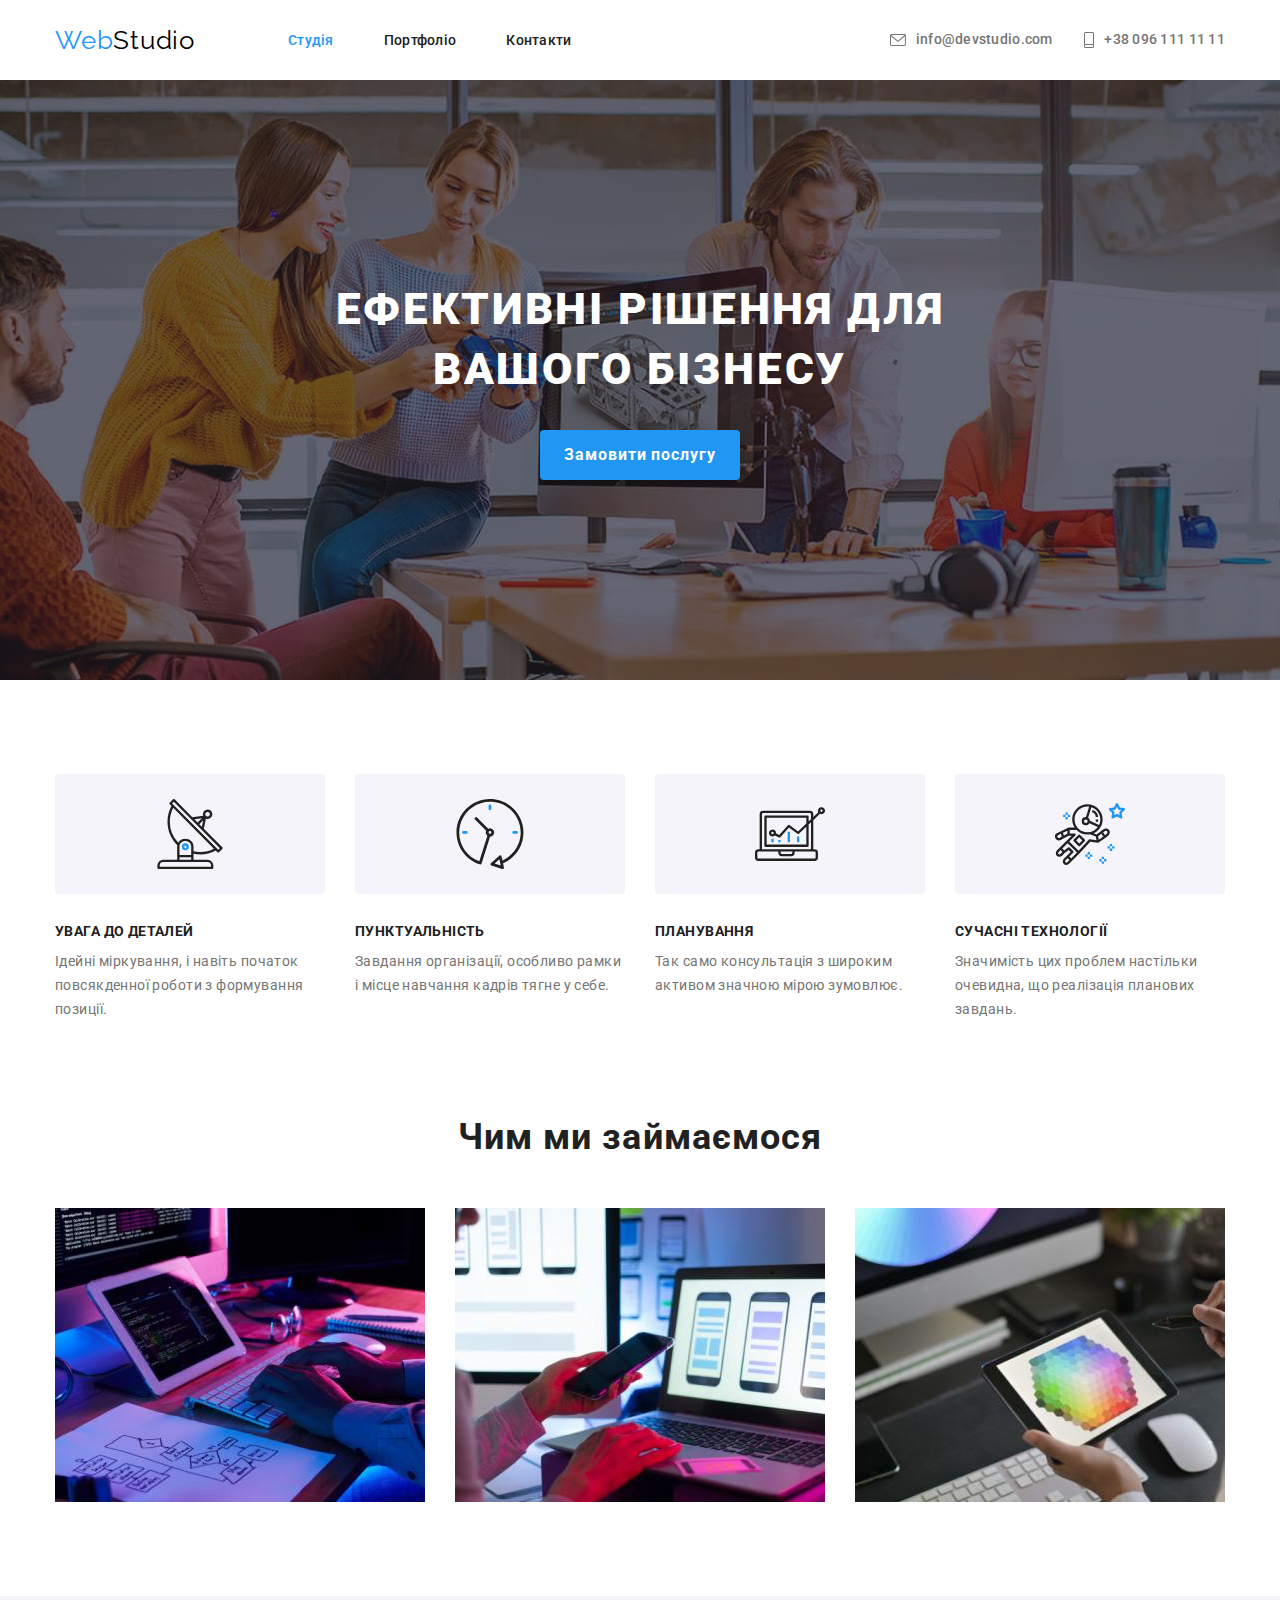
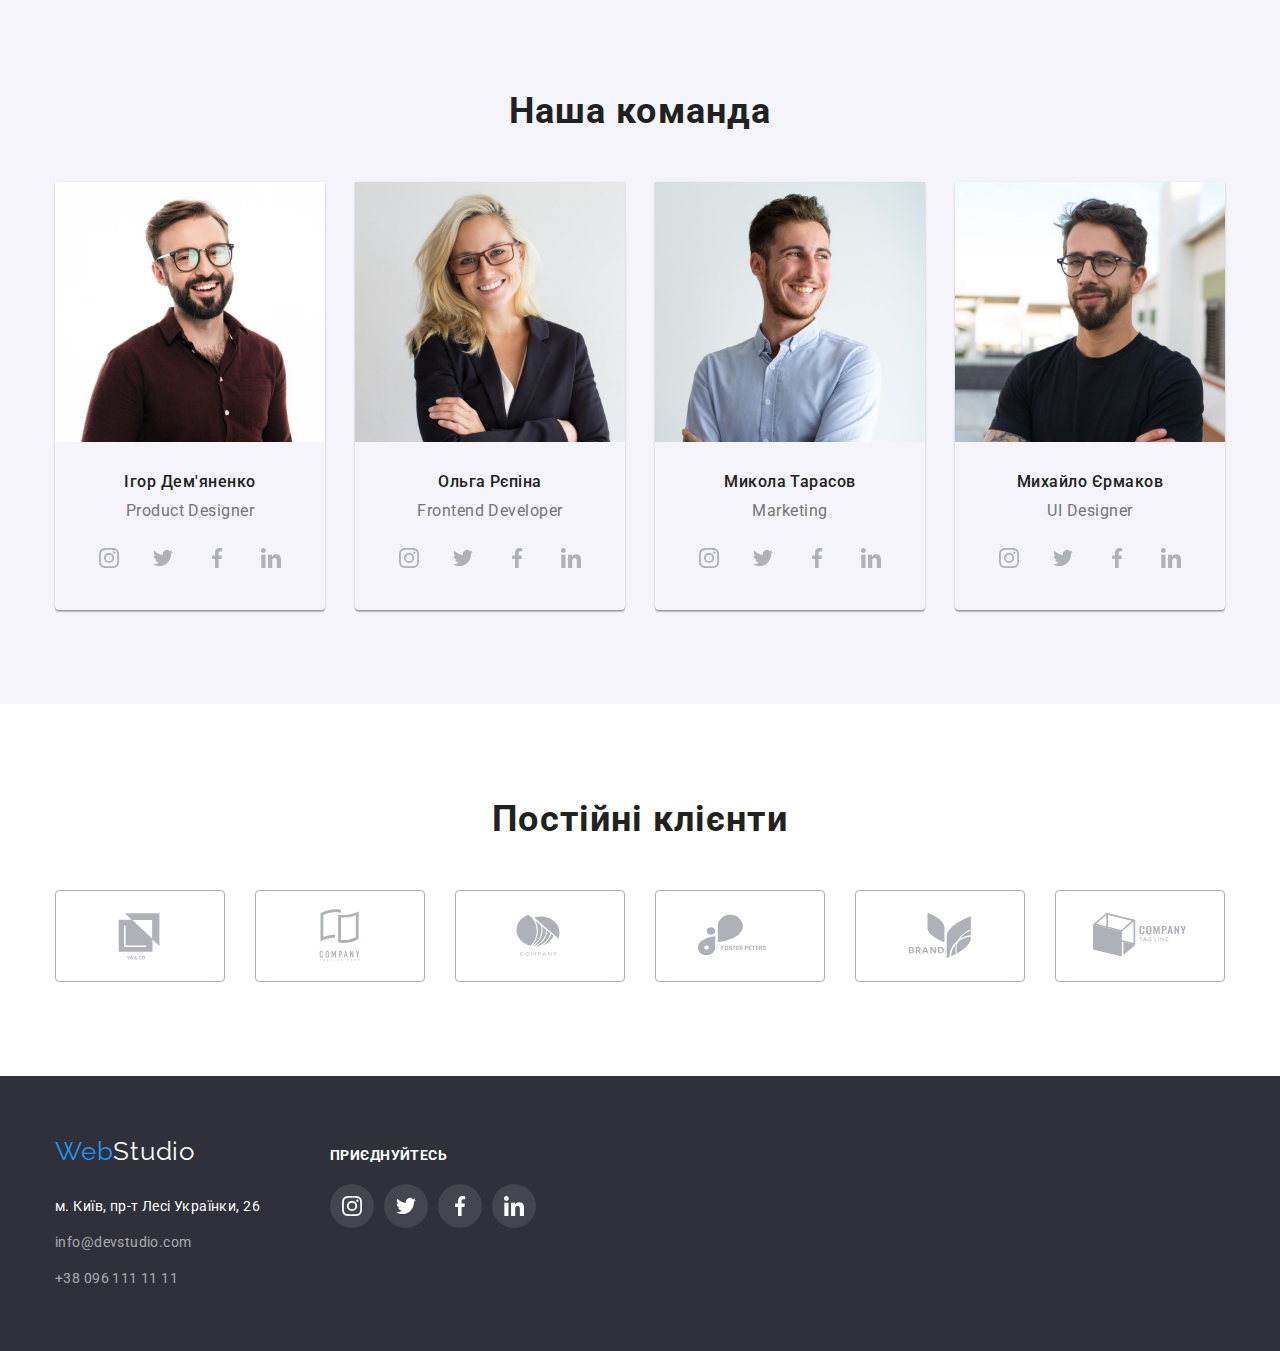
<file: index.html>
<!DOCTYPE html>
<html lang="uk">
<head>
    <meta charset="UTF-8">
    <meta http-equiv="X-UA-Compatible" content="IE=edge">
    <meta name="viewport" content="width=device-width, initial-scale=1.0">
    <title>Студія</title>
    <link rel="preconnect" href="https://fonts.googleapis.com">
    <link rel="preconnect" href="https://fonts.gstatic.com" crossorigin>
    <link href="https://fonts.googleapis.com/css2?family=Raleway:wght@700&family=Roboto:wght@400;500;700;900&display=swap"
        rel="stylesheet">
    <link rel="stylesheet" href="https://cdnjs.cloudflare.com/ajax/libs/modern-normalize/1.1.0/modern-normalize.min.css">
    <link rel="stylesheet" href="./css/styles.css">
</head>
<body>
    <header class="header-section">
        <div class="container header-box">
        <nav class="header-nav">
        <a href="#" class="header-logo link"><span class="accent">Web</span>Studio</a>
        <ul class="site-nav">
            <li class="item-nav"><a href="#" class="header-link link current">Студія</a></li>
            <li class="item-nav"><a href="./portfolio.html" class="header-link link">Портфоліо</a></li>
            <li class="item-nav"><a href="#" class="header-link link">Контакти</a></li>
        </ul>
        </nav>
        <ul class="auth-nav">
            <li class="item-auth"><a href="mailto:info@devstudio.com" class="heager-mail link">
                <svg width="16" height="12" class="mail-icon">
                    <use href="./images/icons.svg#icon-envelope"></use>
                </svg>
                info@devstudio.com</a></li>
            <li class="item-auth"><a href="tel:+380961111111" class="header-tel link">
                <svg width="10" height="16" class="tel-icon">
                    <use href="./images/icons.svg#icon-Vector"></use>
                </svg>
                +38 096 111 11 11</a></li>
        </ul>
        </div>
    </header>

    <main>
        <section class="head">
            <h1 class="title">ЕФЕКТИВНІ РІШЕННЯ ДЛЯ <br> ВАШОГО БІЗНЕСУ</h1>
            <button class="head-btn" type="button">Замовити послугу</button>
        </section>
        <section class="section no-padding">
            <div class="container">
            <h2 class="visually-hidden">Особливоті</h2>
            <ul class="feature-list">
                <li class="item-text">
                    <div class="feature-card">
                        <svg width="70" height="70">
                            <use href="./images/icons.svg#icon-card1"></use>
                        </svg>
                    </div>
                    <h3 class="little-title">УВАГА ДО ДЕТАЛЕЙ</h3>
                    <p class="text">Ідейні міркування, і навіть початок повсякденної роботи з формування позиції.</p>
                </li>
                <li class="item-text">
                    <div class="feature-card">
                        <svg width="70" height="70">
                            <use href="./images/icons.svg#icon-card2"></use>
                        </svg>
                    </div>
                    <h3 class="little-title">ПУНКТУАЛЬНІСТЬ</h3>
                    <p class="text">Завдання організації, особливо рамки і місце навчання кадрів тягне у себе.</p>
                </li>
                <li class="item-text">
                    <div class="feature-card">
                        <svg width="70" height="70">
                            <use href="./images/icons.svg#icon-card3"></use>
                        </svg>
                    </div>
                    <h3 class="little-title">ПЛАНУВАННЯ</h3>
                    <p class="text">Так само консультація з широким активом значною мірою зумовлює.</p>
                </li>
                <li class="item-text">
                    <div class="feature-card">
                        <svg width="70" height="70">
                            <use href="./images/icons.svg#icon-card4"></use>
                        </svg>
                    </div>
                    <h3 class="little-title">СУЧАСНІ ТЕХНОЛОГІЇ</h3>
                    <p class="text">Значимість цих проблем настільки очевидна, що реалізація планових завдань.</p>
                </li>
            </ul>
            </div>
        </section>
        <section class="section">
            <div class="container">
         <h2 class="secondary-title">Чим ми займаємося</h2>  
          <ul class="visual-list">
            <li class="item-img"><img src="./images/box1.jpg" alt="десктопні додатки" width="370" height="294"></li>
            <li class="item-img"><img src="./images/box2.jpg" alt="мобільні додатки" width="370" height="294"></li>
            <li class="item-img"><img src="./images/box3.jpg" alt="дизайнерські рішення" width="370" height="294"></li>
          </ul>
        </div>
        </section>
        <section class="team section">
            <div class="container">
        <h2 class="secondary-title">Наша команда</h2>
         <ul class="team-list">
            <li class="item-name">
                <img src="./images/foto1.jpg" alt="Ігор Дем'яненко" width="270" height="260">
                <div class="name-content">
                <h3 class="name-title">Ігор Дем'яненко</h3>
                <p class="major-text">Product Designer</p>
                <ul class="soc-list">
                    <li class="soc-item"><a href="#" class="soc-link link">
                        <svg width="20" height="20" class="soc-icons">
                            <use href="./images/icons.svg#icon-instagram"></use>
                        </svg>
                    </a></li>
                    <li class="soc-item"><a href="#" class="soc-link link">
                        <svg width="20" height="20" class="soc-icons">
                            <use href="./images/icons.svg#icon-twitter"></use>
                        </svg>
                    </a></li>
                    <li class="soc-item"><a href="#" class="soc-link link">
                        <svg width="20" height="20" class="soc-icons">
                            <use href="./images/icons.svg#icon-facebook"></use>
                        </svg>
                    </a></li>
                    <li class="soc-item"><a href="#" class="soc-link link">
                        <svg width="20" height="20" class="soc-icons">
                            <use href="./images/icons.svg#icon-linkedin"></use>
                        </svg>
                    </a></li>
                </ul>
                </div>
            </li>
            <li class="item-name">
                <img src="./images/foto2.jpg" alt="Ольга Рєпіна" width="270" height="260">
                <div class="name-content">
                <h3 class="name-title">Ольга Рєпіна</h3>
                <p class="major-text">Frontend Developer</p>
                <ul class="soc-list">
                    <li class="soc-item"><a href="#" class="soc-link link">
                            <svg width="20" height="20" class="soc-icons">
                                <use href="./images/icons.svg#icon-instagram"></use>
                            </svg>
                        </a></li>
                    <li class="soc-item"><a href="#" class="soc-link link">
                            <svg width="20" height="20" class="soc-icons">
                                <use href="./images/icons.svg#icon-twitter"></use>
                            </svg>
                        </a></li>
                    <li class="soc-item"><a href="#" class="soc-link link">
                            <svg width="20" height="20" class="soc-icons">
                                <use href="./images/icons.svg#icon-facebook"></use>
                            </svg>
                        </a></li>
                    <li class="soc-item"><a href="#" class="soc-link link">
                            <svg width="20" height="20" class="soc-icons">
                                <use href="./images/icons.svg#icon-linkedin"></use>
                            </svg>
                        </a></li>
                </ul>
                </div>
            </li>
            <li class="item-name">
                <img src="./images/foto3.jpg" alt="Микола Тарасов" width="270" height="260">
                <div class="name-content">
                <h3 class="name-title">Микола Тарасов</h3>
                <p class="major-text">Marketing</p>
                <ul class="soc-list">
                    <li class="soc-item"><a href="#" class="soc-link link">
                            <svg width="20" height="20" class="soc-icons">
                                <use href="./images/icons.svg#icon-instagram"></use>
                            </svg>
                        </a></li>
                    <li class="soc-item"><a href="#" class="soc-link link">
                            <svg width="20" height="20" class="soc-icons">
                                <use href="./images/icons.svg#icon-twitter"></use>
                            </svg>
                        </a></li>
                    <li class="soc-item"><a href="#" class="soc-link link">
                            <svg width="20" height="20" class="soc-icons">
                                <use href="./images/icons.svg#icon-facebook"></use>
                            </svg>
                        </a></li>
                    <li class="soc-item"><a href="#" class="soc-link link">
                            <svg width="20" height="20" class="soc-icons">
                                <use href="./images/icons.svg#icon-linkedin"></use>
                            </svg>
                        </a></li>
                </ul>
                </div>
            </li>
            <li class="item-name">
                <img src="./images/foto4.jpg" alt="Михайло Єрмаков" width="270" height="260">
                <div class="name-content">
                <h3 class="name-title">Михайло Єрмаков</h3>
                <p class="major-text">UI Designer</p>
                <ul class="soc-list">
                    <li class="soc-item"><a href="#" class="soc-link link">
                            <svg width="20" height="20" class="soc-icons">
                                <use href="./images/icons.svg#icon-instagram"></use>
                            </svg>
                        </a></li>
                    <li class="soc-item"><a href="#" class="soc-link link">
                            <svg width="20" height="20" class="soc-icons">
                                <use href="./images/icons.svg#icon-twitter"></use>
                            </svg>
                        </a></li>
                    <li class="soc-item"><a href="#" class="soc-link link">
                            <svg width="20" height="20" class="soc-icons">
                                <use href="./images/icons.svg#icon-facebook"></use>
                            </svg>
                        </a></li>
                    <li class="soc-item"><a href="#" class="soc-link link">
                            <svg width="20" height="20" class="soc-icons">
                                <use href="./images/icons.svg#icon-linkedin"></use>
                            </svg>
                        </a></li>
                </ul>
                </div>
            </li>
         </ul>
        </div>
        </section>
        <section class="clients section">
            <div class="container">
            <h2 class="secondary-title">Постійні клієнти</h2>
            <ul class="clients-list">
                <li class="clients-item"><a href="#" class="clients-link link">
                    <svg width="106" height="60" class="clients-icons">
                        <use href="./images/icons.svg#icon-Logo1"></use>
                    </svg>
                </a></li>
                <li class="clients-item"><a href="#" class="clients-link link">
                    <svg width="106" height="60" class="clients-icons">
                        <use href="./images/icons.svg#icon-Logo2"></use>
                    </svg>
                </a></li>
                <li class="clients-item"><a href="#" class="clients-link link">
                    <svg width="106" height="60" class="clients-icons">
                        <use href="./images/icons.svg#icon-Logo3"></use>
                    </svg>
                </a></li>
                <li class="clients-item"><a href="#" class="clients-link link">
                    <svg width="106" height="60" class="clients-icons">
                        <use href="./images/icons.svg#icon-Logo4"></use>
                    </svg>
                </a></li>
                <li class="clients-item"><a href="#" class="clients-link link">
                    <svg width="106" height="60" class="clients-icons">
                        <use href="./images/icons.svg#icon-Logo5"></use>
                    </svg>
                </a></li>
                <li class="clients-item"><a href="#" class="clients-link link">
                    <svg width="106" height="60" class="clients-icons">
                        <use href="./images/icons.svg#icon-Logo6"></use>
                    </svg>
                </a></li>
            </ul>
            </div>
        </section>
    </main>
    <footer class="page-footer">
        <div class="container footer-position">
            <div class="footer-nav">
        <a href="#" class="footer-logo link"><span class="accent">Web</span>Studio</a>
        <address class="footer-info">
            <ul class="list-address">
                <li><a href="https://goo.gl/maps/q8VHC99o34qYa7t8A" target="_blank" class="footer-address link">м. Київ, пр-т Лесі Українки, 26</a></li>
                <li><a href="mailto:info@devstudio.com" class="footer-mail link">info@devstudio.com</a></li>
                <li><a href="tel:+380961111111" class="footer-tel link">+38 096 111 11 11</a></li>
            </ul>
        </address> 
        </div>
        <div class="footer-soc">
            <p class="footer-text">приєднуйтесь</p>
            <ul class="footer-soc-list">
    <li class="soc-item"><a href="#" class="footer-soc-link link">
            <svg width="20" height="20" class="soc-icons">
                <use href="./images/icons.svg#icon-instagram"></use>
            </svg>
        </a></li>
    <li class="soc-item"><a href="#" class="footer-soc-link link">
            <svg width="20" height="20" class="soc-icons">
                <use href="./images/icons.svg#icon-twitter"></use>
            </svg>
        </a></li>
    <li class="soc-item"><a href="#" class="footer-soc-link link">
            <svg width="20" height="20" class="soc-icons">
                <use href="./images/icons.svg#icon-facebook"></use>
            </svg>
        </a></li>
    <li class="soc-item"><a href="#" class="footer-soc-link link">
            <svg width="20" height="20" class="soc-icons">
                <use href="./images/icons.svg#icon-linkedin"></use>
            </svg>
        </a></li>
            </ul>
        </div>
        </div>
    </footer>
</body>
</html>
</file>
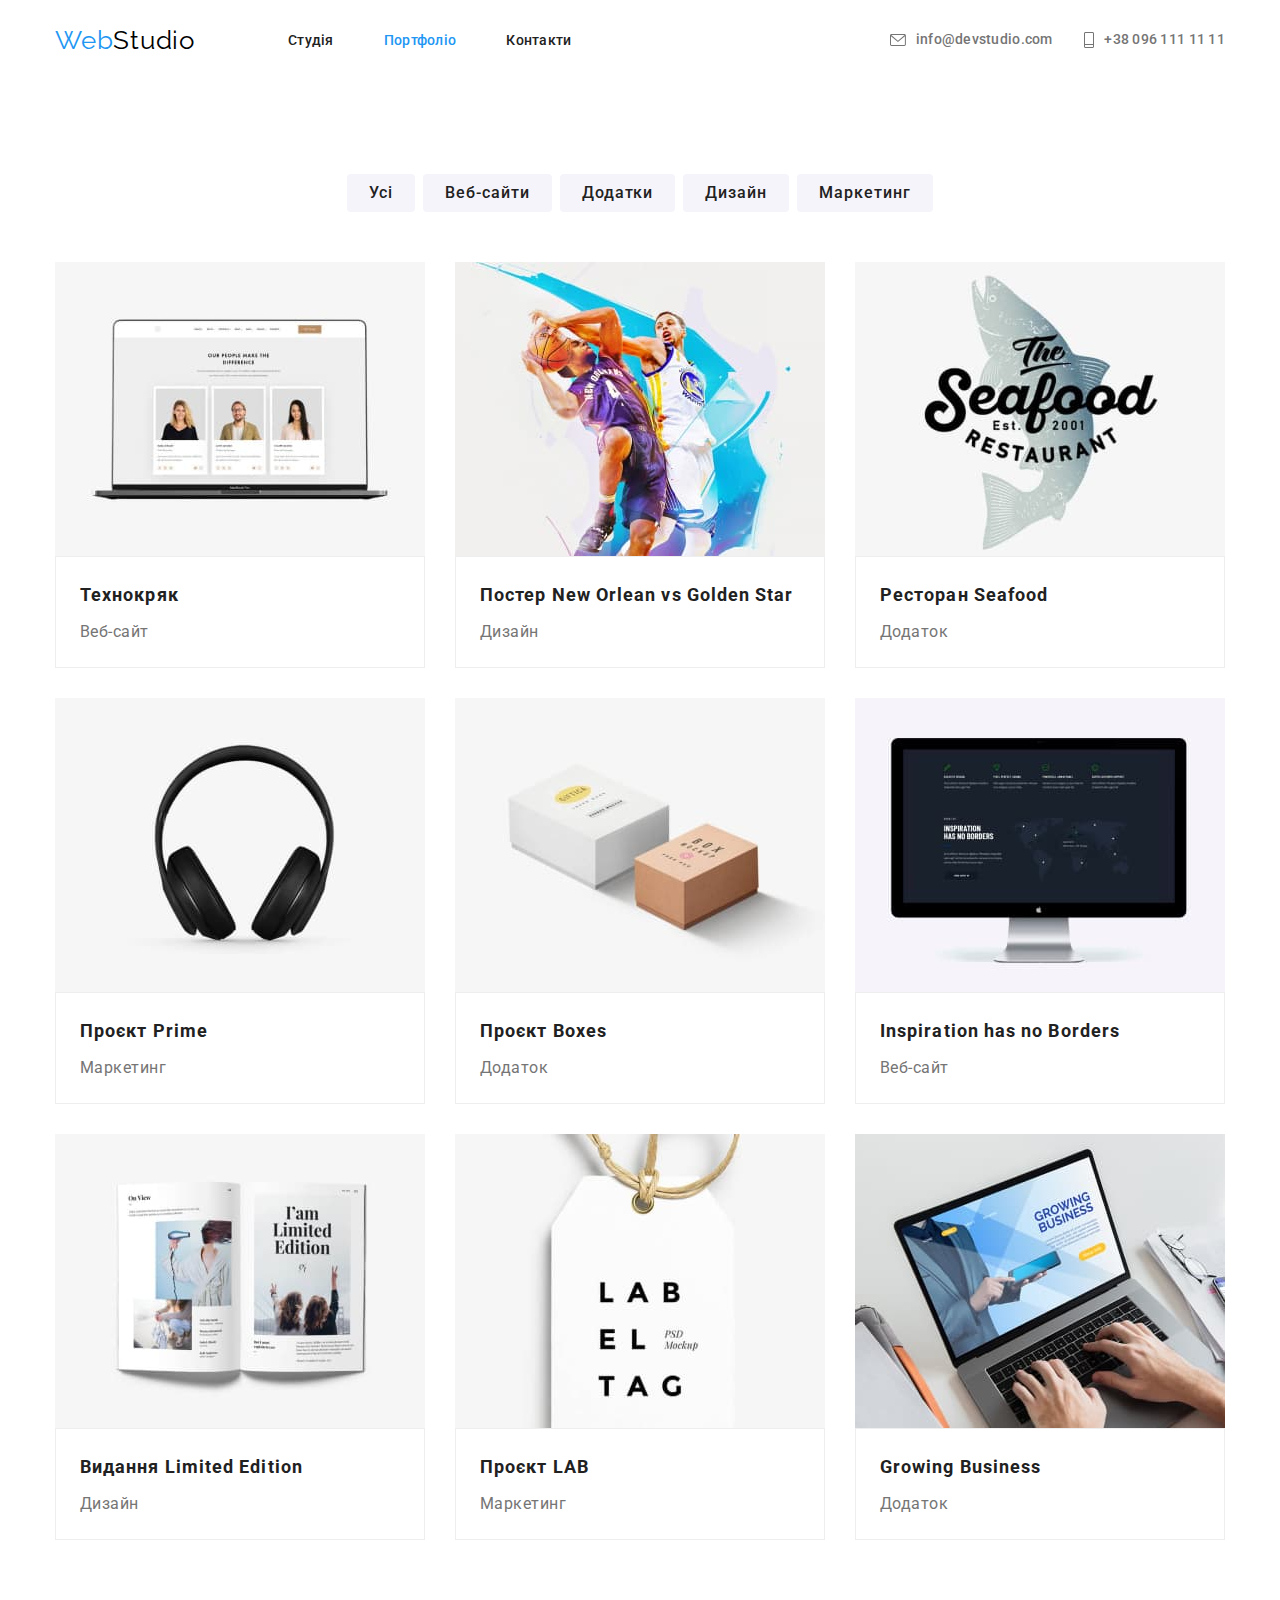
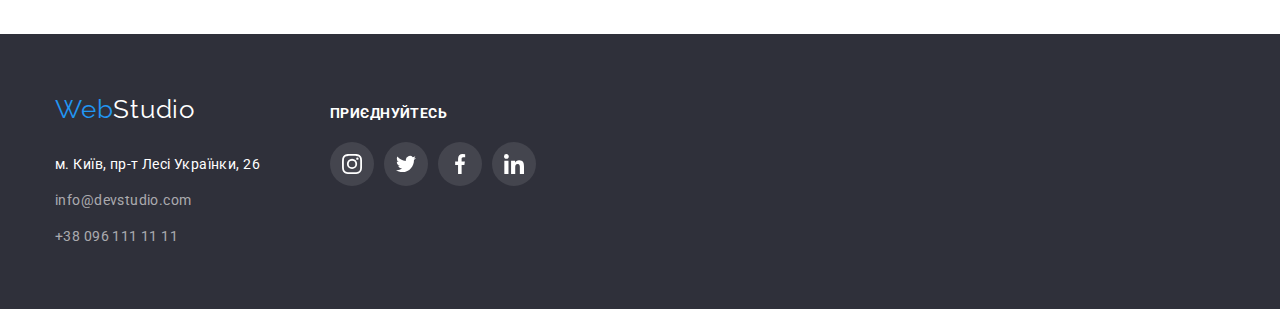
<file: portfolio.html>
<!DOCTYPE html>
<html lang="uk">

<head>
    <meta charset="UTF-8">
    <meta http-equiv="X-UA-Compatible" content="IE=edge">
    <meta name="viewport" content="width=device-width, initial-scale=1.0">
    <title>Портфоліо</title>
    <link rel="preconnect" href="https://fonts.googleapis.com">
    <link rel="preconnect" href="https://fonts.gstatic.com" crossorigin>
    <link href="https://fonts.googleapis.com/css2?family=Raleway:wght@700&family=Roboto:wght@400;500;700;900&display=swap"
        rel="stylesheet">
    <link rel="stylesheet" href="https://cdnjs.cloudflare.com/ajax/libs/modern-normalize/1.1.0/modern-normalize.min.css">
    <link rel="stylesheet" href="./css/styles.css">
</head>

<body>
    <header class="header-section">
        <div class="container header-box">
        <nav class="header-nav">
            <a href="#" class="header-logo link"><span class="accent">Web</span>Studio</a>
            <ul class="site-nav">
                <li class="item-nav"><a href="./index.html" class="header-link link">Студія</a></li>
                <li class="item-nav"><a href="#" class="header-link link current">Портфоліо</a></li>
                <li class="item-nav"><a href="#" class="header-link link">Контакти</a></li>
            </ul>
        </nav>
        <ul class="auth-nav">
            <li class="item-auth"><a href="mailto:info@devstudio.com" class="heager-mail link">
                    <svg width="16" height="12" class="mail-icon">
                        <use href="./images/icons.svg#icon-envelope"></use>
                    </svg>
                    info@devstudio.com</a></li>
            <li class="item-auth"><a href="tel:+380961111111" class="header-tel link">
                    <svg width="10" height="16" class="tel-icon">
                        <use href="./images/icons.svg#icon-Vector"></use>
                    </svg>
                    +38 096 111 11 11</a></li>
        </ul>
        </div>
    </header>

    <main>
    <section class="section">
        <div class="container">
    <h1 class="visually-hidden">Портфоліо</h1>
    <ul class="visually-list">
        <li class="list-btn">
            <button class="filter-btn" type="button">Усі</button>
        </li>
        <li class="list-btn">
            <button class="filter-btn" type="button">Веб-сайти</button>
        </li>
        <li class="list-btn">
            <button class="filter-btn" type="button">Додатки</button>
        </li>
        <li class="list-btn">
            <button class="filter-btn" type="button">Дизайн</button>
        </li>
        <li class="list-btn">
            <button class="filter-btn" type="button">Маркетинг</button>
        </li>
    </ul>
    <ul class="foto-list">
        <li class="item-foto">
            <a href="#" class="foto-link link">
            <img src="./images/project_1.jpg" alt="Технокряк" width="370" height="294">
            </a>
            <div class="card-content">
                <h2 class="foto-title">Технокряк</h2>
                <p class="foto-text">Веб-сайт</p>
            </div>
        </li>
        <li class="item-foto">
            <a href="#" class=" foto-link link">
            <img src="./images/project_2.jpg" alt="Постер New Orlean vs Golden Star" width="370" height="294">
            </a>
            <div class="card-content">
                <h2 class="foto-title">Постер New Orlean vs Golden Star</h2>
                <p class="foto-text">Дизайн</p>
            </div>
        </li>
        <li class="item-foto">
            <a href="#" class="foto-link link">
            <img src="./images/project_3.jpg" alt="Ресторан Seafood" width="370" height="294">
            </a>
            <div class="card-content">
                <h2 class="foto-title">Ресторан Seafood</h2>
                <p class="foto-text">Додаток</p>
            </div>
        </li>
        <li class="item-foto">
            <a href="#" class="foto-link link">
            <img src="./images/project_4.jpg" alt="Проєкт Prime" width="370" height="294">
            </a>
            <div class="card-content">
                <h2 class="foto-title">Проєкт Prime</h2>
                <p class="foto-text">Маркетинг</p>
            </div>
        </li>
        <li class="item-foto">
            <a href="#" class="foto-link link">
            <img src="./images/project_5.jpg" alt="Проєкт Boxes" width="370" height="294">
            </a>
            <div class="card-content">
                <h2 class="foto-title">Проєкт Boxes</h2>
                <p class="foto-text">Додаток</p>
            </div>
        </li>
        <li class="item-foto">
            <a href="#" class="foto-link link">
            <img src="./images/project_6.jpg" alt="Inspiration has no Borders" width="370" height="294">
            </a>
            <div class="card-content">
                <h2 class="foto-title">Inspiration has no Borders</h2>
                <p class="foto-text">Веб-сайт</p>
            </div>
        </li>
        <li class="item-foto">
            <a href="#" class="foto-link link">
            <img src="./images/project_7.jpg" alt="Видання Limited Edition" width="370" height="294">
            </a>
            <div class="card-content">
                <h2 class="foto-title">Видання Limited Edition</h2>
                <p class="foto-text">Дизайн</p>
            </div>
        </li>
        <li class="item-foto">
            <a href="#" class="foto-link link">
            <img src="./images/project_8.jpg" alt="Проєкт LAB" width="370" height="294">
            </a>
            <div class="card-content">
                <h2 class="foto-title">Проєкт LAB</h2>
                <p class="foto-text">Маркетинг</p>
            </div>
        </li>
        <li class="item-foto">
            <a href="#" class="foto-link link">
            <img src="./images/project_9.jpg" alt="Growing Business" width="370" height="294">
            </a>
            <div class="card-content">
                <h2 class="foto-title">Growing Business</h2>
                <p class="foto-text">Додаток</p>
            </div>
        </li>
    </ul>
    </div>
    </section>
    </main>
    <footer class="page-footer">
        <div class="container footer-position">
            <div class="footer-nav">
                <a href="#" class="footer-logo link"><span class="accent">Web</span>Studio</a>
                <address class="footer-info">
                    <ul class="list-address">
                        <li><a href="https://goo.gl/maps/q8VHC99o34qYa7t8A" target="_blank" class="footer-address link">м.
                                Київ, пр-т Лесі Українки, 26</a></li>
                        <li><a href="mailto:info@devstudio.com" class="footer-mail link">info@devstudio.com</a></li>
                        <li><a href="tel:+380961111111" class="footer-tel link">+38 096 111 11 11</a></li>
                    </ul>
                </address>
            </div>
            <div class="footer-soc">
                <p class="footer-text">приєднуйтесь</p>
                <ul class="footer-soc-list">
                    <li class="soc-item"><a href="#" class="footer-soc-link link">
                            <svg width="20" height="20" class="soc-icons">
                                <use href="./images/icons.svg#icon-instagram"></use>
                            </svg>
                        </a></li>
                    <li class="soc-item"><a href="#" class="footer-soc-link link">
                            <svg width="20" height="20" class="soc-icons">
                                <use href="./images/icons.svg#icon-twitter"></use>
                            </svg>
                        </a></li>
                    <li class="soc-item"><a href="#" class="footer-soc-link link">
                            <svg width="20" height="20" class="soc-icons">
                                <use href="./images/icons.svg#icon-facebook"></use>
                            </svg>
                        </a></li>
                    <li class="soc-item"><a href="#" class="footer-soc-link link">
                            <svg width="20" height="20" class="soc-icons">
                                <use href="./images/icons.svg#icon-linkedin"></use>
                            </svg>
                        </a></li>
                </ul>
            </div>
        </div>
    </footer>
</body>

</html>
</file>
<file: css/styles.css>
:root {
    --primary-text-color: #757575;
    --title-text-color: #212121;
    --secondary-text-color: #FFFFFF;
    --accent-color: #2196F3;
    --overlay-color: #EEEEEE;
    --logo-color: #000000;
    --btn-color: #188CE8;
    --transparent-color: rgba(255, 255, 255, 0.6);
    --primary-background-color: #FFFFFF;
    --secondary-background-color: #2F303A;
    --overlay-background-color: #F5F4FA;
    --icon-color: #AFB1B8;
    --bg-icon-color: rgba(255, 255, 255, 0.1);
    --card-set-gap: 30px;
}

p,
h1,
h2,
h3,
h4,
h5,
h6 {
    margin: 0;
    padding: 0;
}

ul {
    margin: 0;
    padding-left: 0;
    list-style: none;
}

button {
cursor: pointer;
}

img {
    display: block;
    max-width: 100%;
    height: auto;
}

body {
    font-family: 'Roboto', sans-serif;
    font-weight: 400;
    color: var(--primary-text-color);
    background-color: var(--primary-background-color);
}

.container {
    width: 1200px;
    padding: 0 15px;
    margin: 0 auto;
}

.header-section {
    border-bottom: 1px solid var(--line-color);
}

.header-box,
.header-nav,
.site-nav {
    display: flex;
    align-items: center;
}

.site-nav > .item-nav:not(:last-child) {
    margin-right: 50px;
}

.auth-nav {
    display: flex; 
    align-items: center;
    margin-left: auto;
}

.auth-nav > .item-auth:not(:last-child) {
    margin-right: 31.5px;
}

.header-logo {
    margin-right: 93px;
    font-family: 'Raleway', sans-serif;
    color: var(--logo-color);
    font-size: 26px;
    line-height: 1.19;
    letter-spacing: 0.03em;
}

.footer-logo {
    font-family: 'Raleway', sans-serif;
    color: var(--secondary-text-color);
    font-size: 26px;
    line-height: 1.19;
    letter-spacing: 0.03em;
}

.accent {
    color: var(--accent-color);
}

.link {
    text-decoration: none;
}

.header-link {
    padding: 32px 0px;
    font-weight: 500;
    font-size: 14px;
    line-height: 1.14;
    letter-spacing: 0.02em;
    color: var(--title-text-color);
}

.header-link:hover,
.header-link:focus {
    color: var(--accent-color);
}

.current {
    color: var(--accent-color);
}

.heager-mail,
.header-tel {
display: inline-flex;
justify-content: center;
align-items: center;
padding: 32px 0px;
font-weight: 500;
font-size: 14px;
line-height: 1.14;
letter-spacing: 0.02em;
color: inherit;
}

.heager-mail:hover,
.heager-mail:focus,
.header-tel:hover,
.header-tel:focus {
    color: var(--accent-color);
}

.mail-icon,
.tel-icon {
    fill: currentColor;
    margin-right: 10px;
}



.head {
    background-image: linear-gradient(rgba(47, 48, 58, 0.4), rgba(47, 48, 58, 0.4)), url('../images/logo.jpg');
    background-repeat: no-repeat;
    background-size: cover;
    background-position: center;
    background-color: var(--secondary-background-color);
    max-width: 1600px;
    margin: 0 auto;
    padding: 200px 0;
    text-align: center;
}

.title {
margin-bottom: var(--card-set-gap);
font-weight: 900;
font-size: 44px;
line-height: 1.36;
letter-spacing: 0.06em;
text-transform: uppercase;
color: var(--secondary-text-color)
}

.head-btn {
    padding: 10px 24px;
    border: none;
    border-radius: 4px;
    font-family: inherit;
    background-color: var(--accent-color);
    color: var(--secondary-text-color);
    box-shadow: 0px 4px 4px rgba(0, 0, 0, 0.15);
    font-weight: 700;
    font-size: 16px;
    line-height: 1.88;
    letter-spacing: 0.06em;
}

.head-btn:hover,
.head-btn:focus {
    background-color: var(--btn-color);
}

.section {
    padding: 94px 0px;
}

.no-padding {
    padding-bottom: 0;
}

.feature-list {
    display: flex;
    margin-left: calc(-1 * var(--card-set-gap));
}

.feature-list>.item-text {
    flex-basis: calc(100%/4 - var(--card-set-gap));
    margin-left: var(--card-set-gap);
}

.feature-card {
display: flex;
justify-content: center;
align-items: center;
background-color: var(--overlay-background-color);
border-radius: 4px;
margin-bottom: var(--card-set-gap);
width: 270px;
height: 120px;
}

.little-title {
margin-bottom: 10px;
font-weight: 700;
font-size: 14px;
line-height: 1.14;
letter-spacing: 0.03em;
text-transform: uppercase;
color: var(--title-text-color);
}

.text {
font-size: 14px;
line-height: 1.71;
letter-spacing: 0.03em;
}

.secondary-title {
margin-bottom: 50px;
font-weight: 700;
font-size: 36px;
line-height: 1.17;
text-align: center;
letter-spacing: 0.03em;
color: var(--title-text-color);
}

.visual-list {
display: flex;
margin-left: calc(-1 * var(--card-set-gap));
}

.visual-list>.item-img {
flex-basis: calc(100%/3 - var(--card-set-gap));
margin-left: var(--card-set-gap);
}

.team {
background-color: var(--overlay-background-color);
}

.team-list {
display: flex;
margin-left: calc(-1 * var(--card-set-gap));
margin-top: calc(-1 * var(--card-set-gap));
}

.team-list>.item-name {
flex-basis: calc(100%/4 - var(--card-set-gap));
margin-left: var(--card-set-gap);
margin-top: var(--card-set-gap);
box-shadow: 0px 1px 3px rgb(0 0 0 / 12%), 0px 1px 1px rgb(0 0 0 / 14%), 0px 2px 1px rgb(0 0 0 / 20%);
border-radius: 0px 0px 4px 4px;
}

.name-content {
padding: var(--card-set-gap) 0;
margin-top: 0;
}

.name-title {
margin-bottom: 10px;
font-weight: 500;
font-size: 16px;
line-height: 1.19;
text-align: center;
letter-spacing: 0.03em;
color: var(--title-text-color);
}

.major-text {
font-size: 16px;
line-height: 1.19;
text-align: center;
letter-spacing: 0.03em;
margin-bottom: 16px;
}

.soc-list,
.footer-soc-list,
.clients-list {
display: flex;
justify-content: center;
align-items: center;
}

.soc-item {
width: 44px;
height: 44px;
}

.soc-item:not(:last-child) {
margin-right: 10px;
}

.soc-link {
width: 100%;
height: 100%;
display: flex;
border-radius: 50%;
justify-content: center;
align-items: center;
color: var(--icon-color);
}

.soc-link:hover,
.soc-link:focus {
    background-color: var(--accent-color);
    color: var(--secondary-text-color);
}

.soc-icons {
    fill: currentColor;
}

.clients-item {
width: 170px;
height: 92px;
}

.clients-item:not(:last-child) {
    margin-right: var(--card-set-gap);
}

.clients-link {
display: flex;
justify-content: center;
align-items: center;
width: 100%;
height: 100%;
fill: var(--icon-color);
border: 1px solid var(--icon-color);
border-radius: 4px;
}

.clients-link:hover,
.clients-link:focus {
    fill: var(--accent-color);
    border-color: var(--accent-color);
}

.page-footer {
padding: 60px 0px;
background-color: var(--secondary-background-color);
}

.footer-position {
    display: flex;
    align-items: baseline;
}

.footer-nav {
    display: inline-block;
    margin-right: 70px;
}

.footer-info { 
margin-top: 28px;
font-style: normal;
}

.footer-address {
color: var(--secondary-text-color);
font-size: 14px;
line-height: 1.71;
letter-spacing: 0.03em;
}

.footer-mail,
.footer-tel {
display: block;
margin-top: 12px;
color: var(--transparent-color);
font-size: 14px;
line-height: 1.71;
letter-spacing: 0.03em;
}

.footer-address:hover,
.footer-address:focus,
.footer-mail:hover,
.footer-mail:focus,
.footer-tel:hover,
.footer-tel:focus {
    color: var(--accent-color);
}

.footer-soc {
display: inline-block;
}

.footer-text {
    color: var(--secondary-text-color);
    font-weight: 700;
    font-size: 14px;
    line-height: 1.14;
    letter-spacing: 0.03em;
    text-transform: uppercase;
    margin-bottom: 20px;
}

.footer-soc-link {
    width: 100%;
    height: 100%;
    display: flex;
    border-radius: 50%;
    justify-content: center;
    align-items: center;
    color: var(--secondary-text-color);
    background-color: var(--bg-icon-color);
}

.footer-soc-link:hover,
.footer-soc-link:focus {
    background-color: var(--accent-color);
}

.visually-hidden {
    position: absolute;
    width: 1px;
    height: 1px;
    margin: -1px;
    border: 0;
    padding: 0;
    white-space: nowrap;
    clip-path: inset(100%);
    clip: rect(0 0 0 0);
    overflow: hidden;
}

.visually-list {
    display: flex;
    justify-content: center;
    margin-bottom: 50px;
}

.visually-list > .list-btn:not(:last-child) {
    margin-right: 8px;
}

.filter-btn {
    padding: 6px 22px;
    border: none;
    border-radius: 4px;
    font-family: inherit;
    background-color: var(--overlay-background-color);
    color: var(--title-text-color);
    font-weight: 500;
    font-size: 16px;
    line-height: 1.62;
    text-align: center;
    letter-spacing: 0.06em;  
}

.filter-btn:hover,
.filter-btn:focus {
    background-color: var(--btn-color);
    color: var(--secondary-text-color);
    box-shadow: 0px 3px 1px rgba(0, 0, 0, 0.1), 0px 1px 2px rgba(0, 0, 0, 0.08), 0px 2px 2px rgba(0, 0, 0, 0.12);
}

.foto-list {
    display: flex;
    flex-wrap: wrap;
    margin-left: calc(-1 * var(--card-set-gap));
    margin-top: calc(-1 * var(--card-set-gap));
}

.foto-list>.item-foto {
    flex-basis: calc(100%/3 - var(--card-set-gap));
    margin-left: var(--card-set-gap);
    margin-top: var(--card-set-gap);
}

.item-foto:hover,
.foto-link:focus {
    box-shadow: 0px 1px 1px rgb(0 0 0 / 12%), 0px 4px 4px rgb(0 0 0 / 6%), 1px 4px 6px rgb(0 0 0 / 16%);
}

.card-content {
    padding: 20px 24px;
    margin-top: 0;
    border: 1px solid var(--overlay-color);
}

.foto-title {
margin-bottom: 4px;
font-weight: 700;
font-size: 18px;
line-height: 2;
letter-spacing: 0.06em;
color: var(--title-text-color)
}

.foto-text {
font-size: 16px;
line-height: 1.88;
letter-spacing: 0.03em;
color: var(--primary-text-color)
}
</file>
